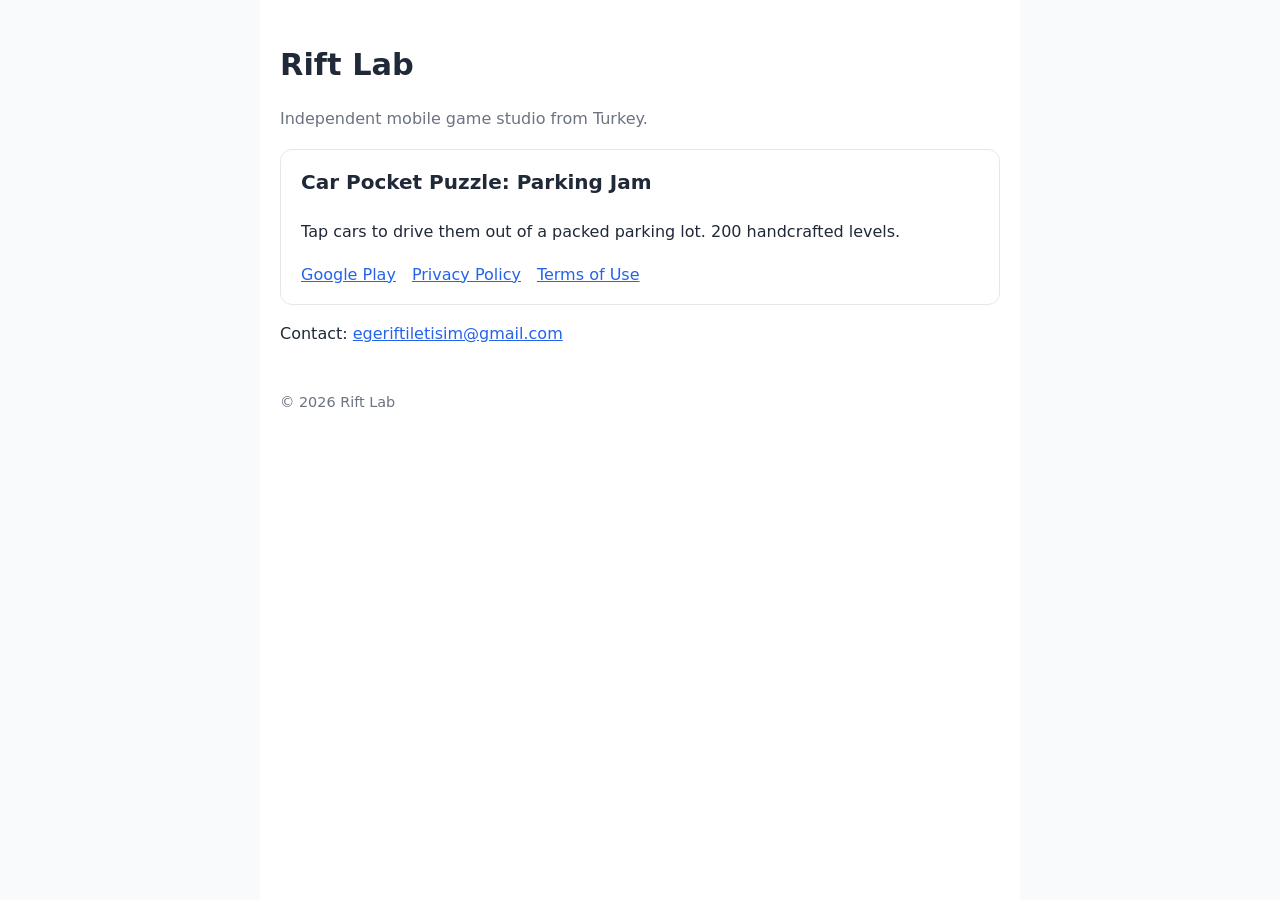
<file: index.html>
<!doctype html><html lang="en"><head><meta charset="utf-8"><meta name="viewport" content="width=device-width,initial-scale=1">
<title>Rift Lab</title><link rel="stylesheet" href="/style.css"></head><body><main>
<h1>Rift Lab</h1><p class="muted">Independent mobile game studio from Turkey.</p>
<div class="card"><h2 style="margin-top:0;border:0">Car Pocket Puzzle: Parking Jam</h2>
<p>Tap cars to drive them out of a packed parking lot. 200 handcrafted levels.</p>
<nav><a href="https://play.google.com/store/apps/details?id=com.riftlab.carpocket">Google Play</a><a href="/carpocket/privacy/">Privacy Policy</a><a href="/carpocket/terms/">Terms of Use</a></nav></div>
<p>Contact: <a href="mailto:egeriftiletisim@gmail.com">egeriftiletisim@gmail.com</a></p>
<footer>© 2026 Rift Lab</footer></main></body></html>
</file>
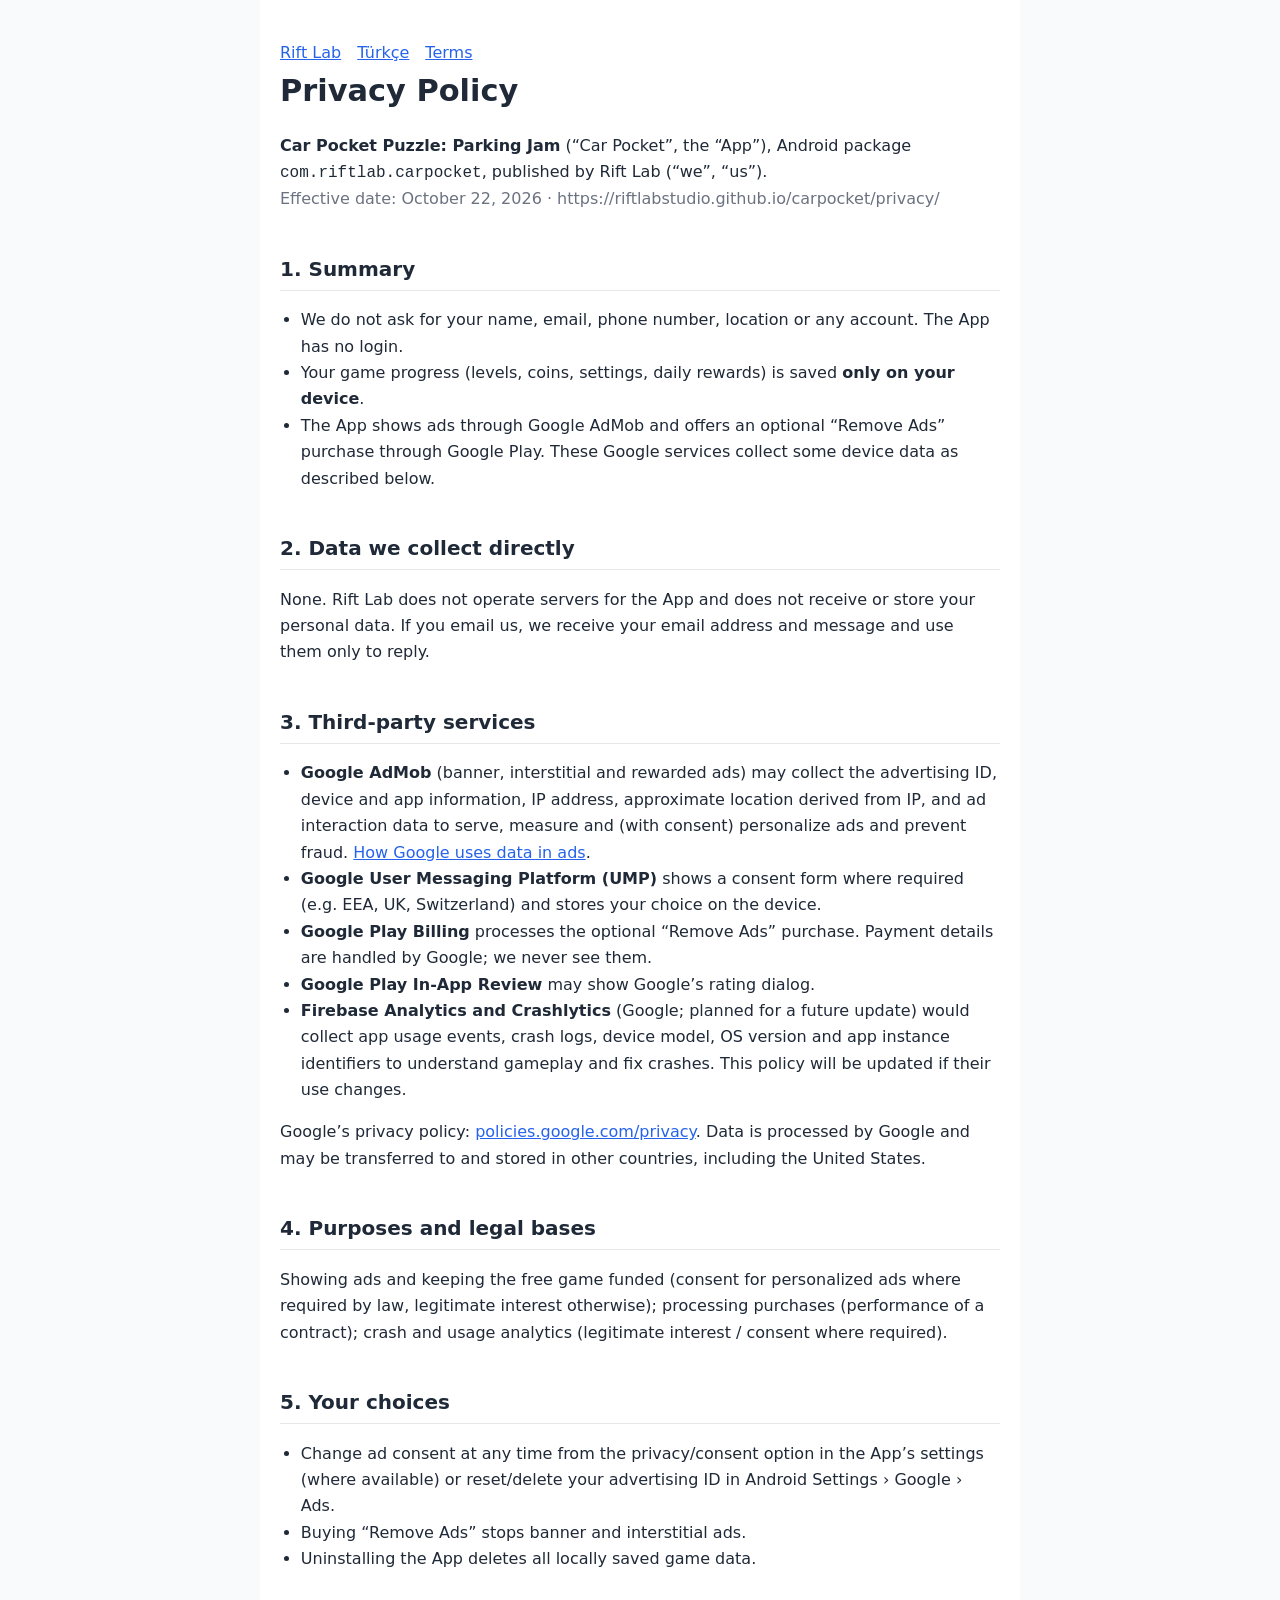
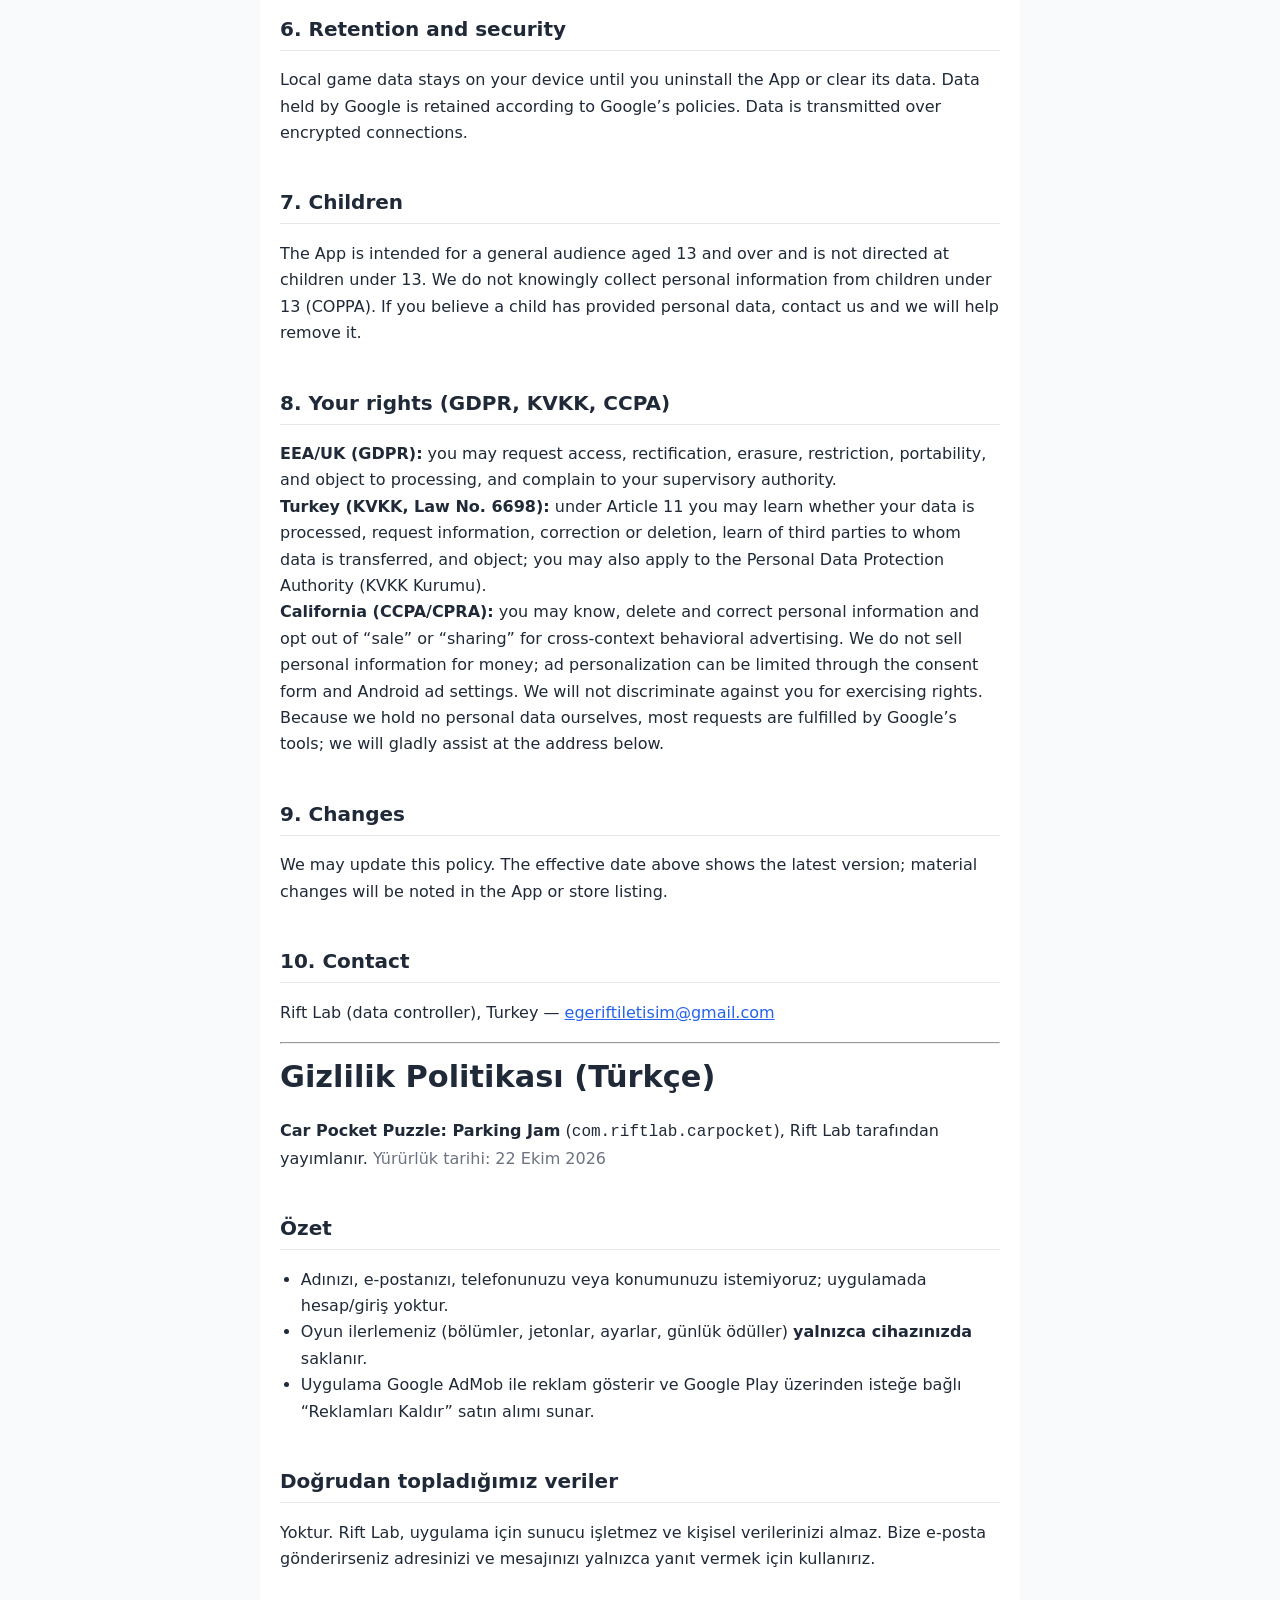
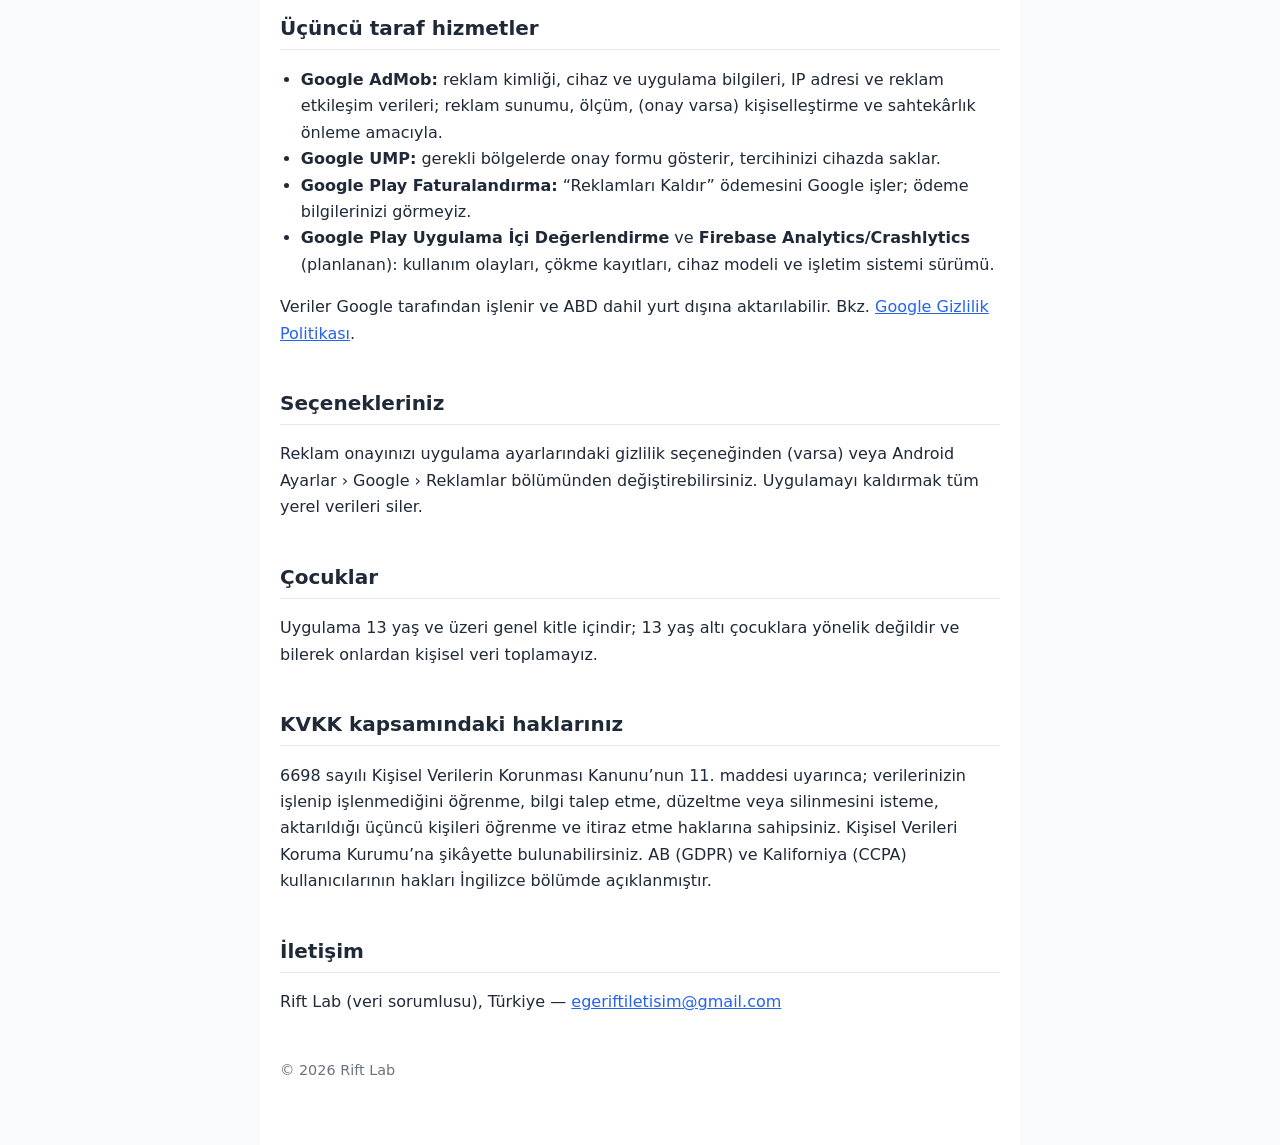
<file: carpocket/index.html>
<!doctype html><html><head><meta charset="utf-8"><meta http-equiv="refresh" content="0; url=/carpocket/privacy/"><link rel="canonical" href="/carpocket/privacy/"><title>Car Pocket</title></head><body><a href="/carpocket/privacy/">Car Pocket Privacy Policy</a></body></html>
</file>
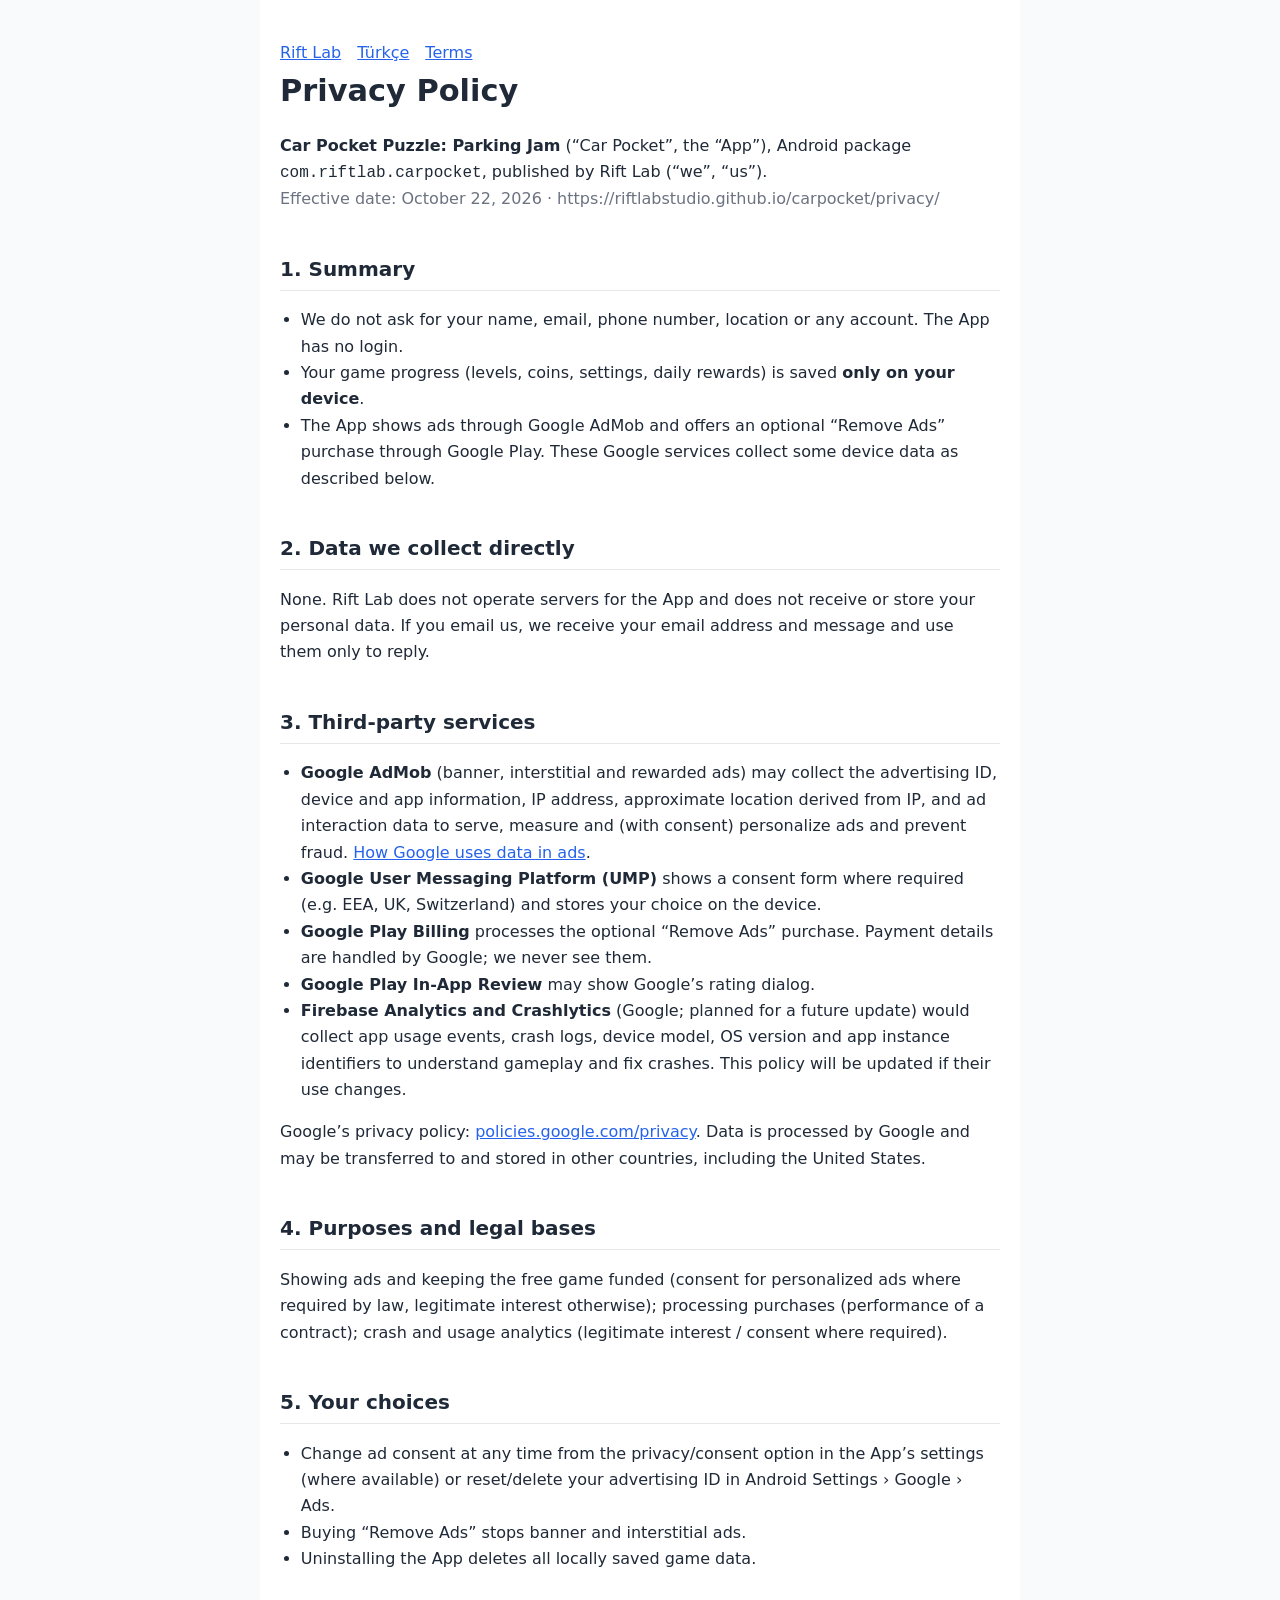
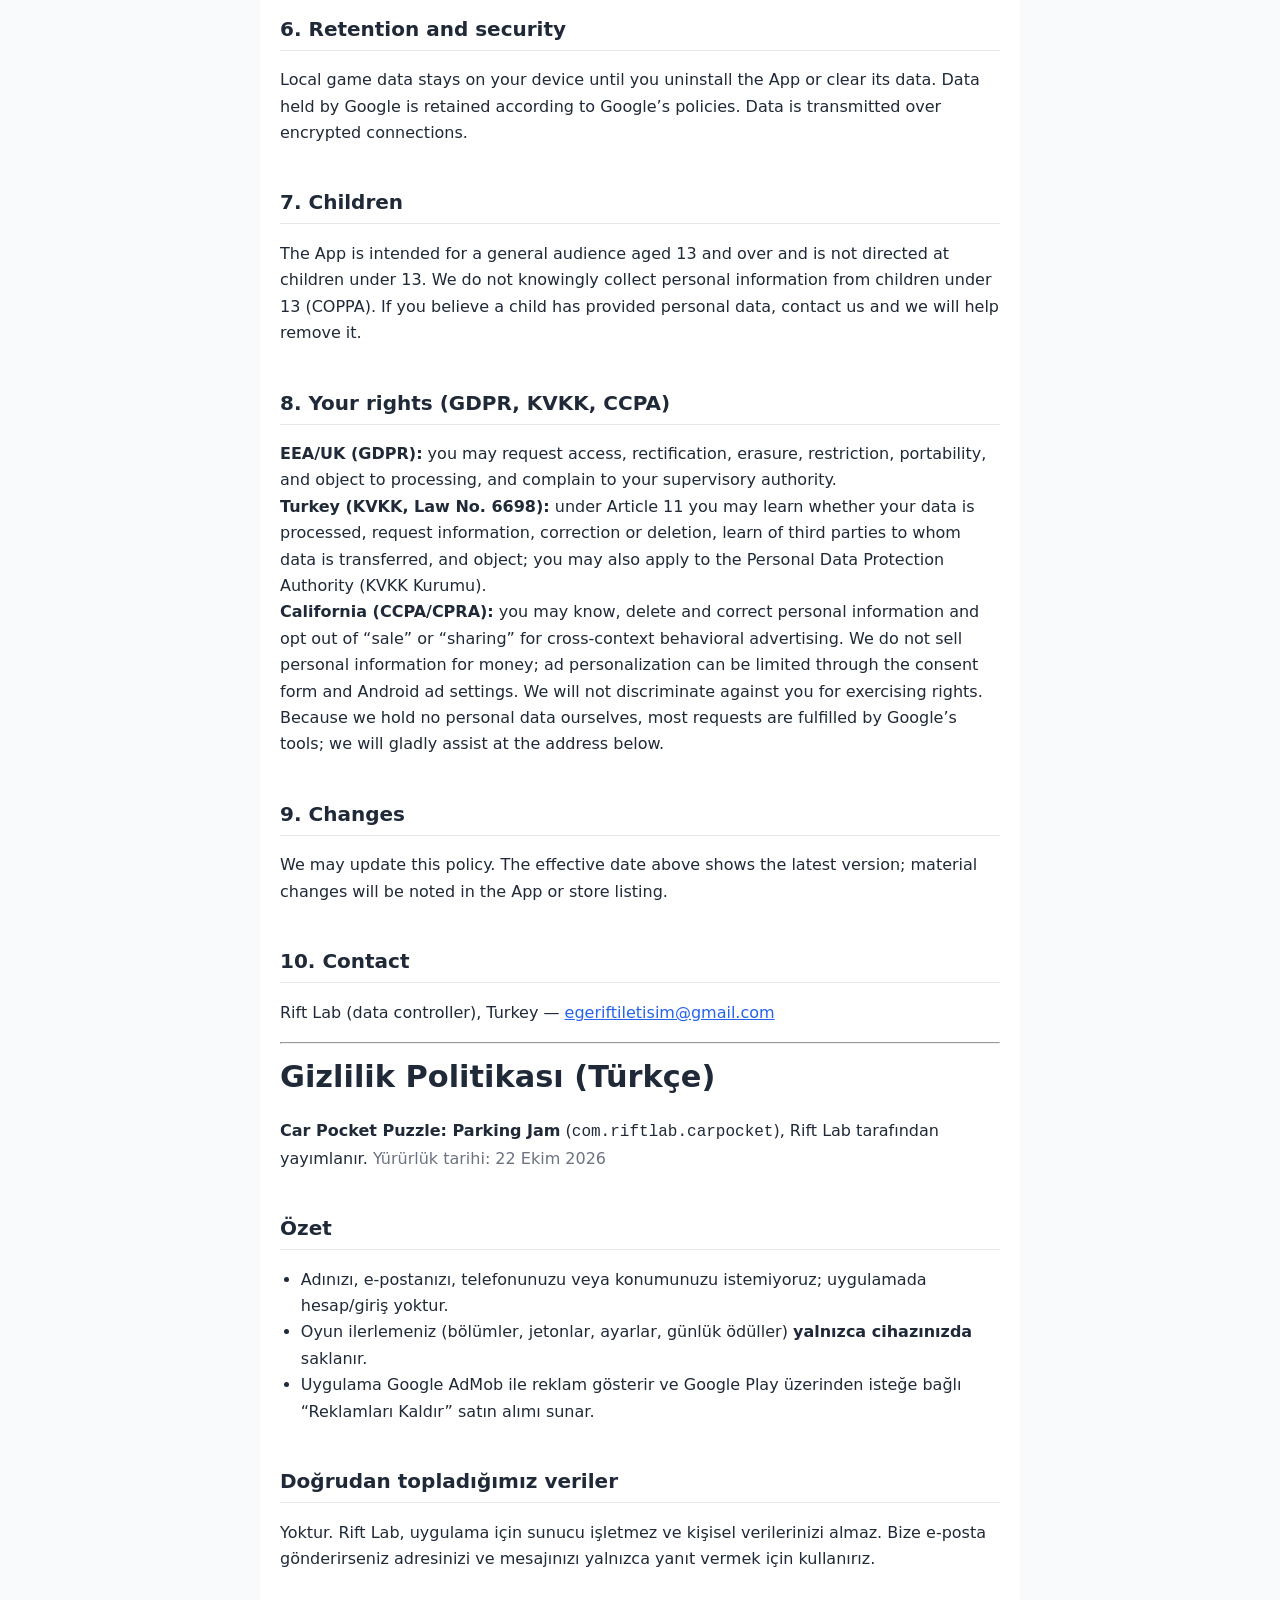
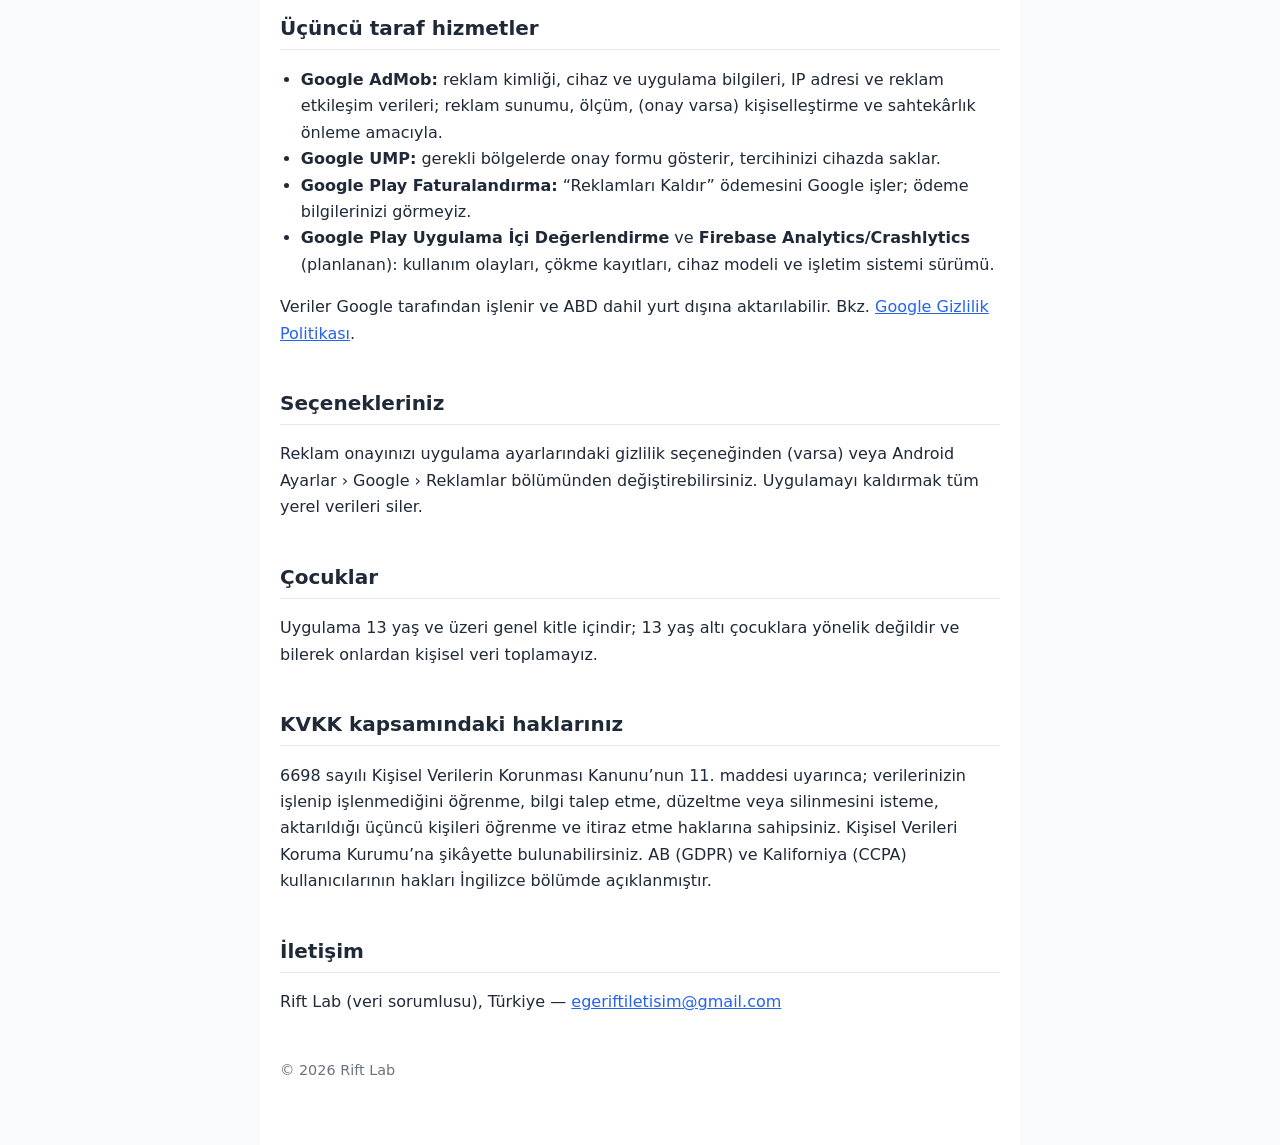
<file: carpocket/privacy/index.html>
<!doctype html><html lang="en"><head><meta charset="utf-8"><meta name="viewport" content="width=device-width,initial-scale=1">
<title>Privacy Policy – Car Pocket Puzzle: Parking Jam</title><link rel="stylesheet" href="/style.css"><link rel="canonical" href="https://riftlabstudio.github.io/carpocket/privacy/"></head><body><main>
<nav><a href="/">Rift Lab</a><a href="#tr">Türkçe</a><a href="/carpocket/terms/">Terms</a></nav>
<h1>Privacy Policy</h1>
<p><strong>Car Pocket Puzzle: Parking Jam</strong> (“Car Pocket”, the “App”), Android package <code>com.riftlab.carpocket</code>, published by Rift Lab (“we”, “us”).<br><span class="muted">Effective date: October 22, 2026 · https://riftlabstudio.github.io/carpocket/privacy/</span></p>

<h2>1. Summary</h2>
<ul><li>We do not ask for your name, email, phone number, location or any account. The App has no login.</li>
<li>Your game progress (levels, coins, settings, daily rewards) is saved <strong>only on your device</strong>.</li>
<li>The App shows ads through Google AdMob and offers an optional “Remove Ads” purchase through Google Play. These Google services collect some device data as described below.</li></ul>

<h2>2. Data we collect directly</h2>
<p>None. Rift Lab does not operate servers for the App and does not receive or store your personal data. If you email us, we receive your email address and message and use them only to reply.</p>

<h2>3. Third-party services</h2>
<ul>
<li><strong>Google AdMob</strong> (banner, interstitial and rewarded ads) may collect the advertising ID, device and app information, IP address, approximate location derived from IP, and ad interaction data to serve, measure and (with consent) personalize ads and prevent fraud. <a href="https://policies.google.com/technologies/ads">How Google uses data in ads</a>.</li>
<li><strong>Google User Messaging Platform (UMP)</strong> shows a consent form where required (e.g. EEA, UK, Switzerland) and stores your choice on the device.</li>
<li><strong>Google Play Billing</strong> processes the optional “Remove Ads” purchase. Payment details are handled by Google; we never see them.</li>
<li><strong>Google Play In-App Review</strong> may show Google’s rating dialog.</li>
<li><strong>Firebase Analytics and Crashlytics</strong> (Google; planned for a future update) would collect app usage events, crash logs, device model, OS version and app instance identifiers to understand gameplay and fix crashes. This policy will be updated if their use changes.</li>
</ul>
<p>Google’s privacy policy: <a href="https://policies.google.com/privacy">policies.google.com/privacy</a>. Data is processed by Google and may be transferred to and stored in other countries, including the United States.</p>

<h2>4. Purposes and legal bases</h2>
<p>Showing ads and keeping the free game funded (consent for personalized ads where required by law, legitimate interest otherwise); processing purchases (performance of a contract); crash and usage analytics (legitimate interest / consent where required).</p>

<h2>5. Your choices</h2>
<ul><li>Change ad consent at any time from the privacy/consent option in the App’s settings (where available) or reset/delete your advertising ID in Android Settings › Google › Ads.</li>
<li>Buying “Remove Ads” stops banner and interstitial ads.</li>
<li>Uninstalling the App deletes all locally saved game data.</li></ul>

<h2>6. Retention and security</h2>
<p>Local game data stays on your device until you uninstall the App or clear its data. Data held by Google is retained according to Google’s policies. Data is transmitted over encrypted connections.</p>

<h2>7. Children</h2>
<p>The App is intended for a general audience aged 13 and over and is not directed at children under 13. We do not knowingly collect personal information from children under 13 (COPPA). If you believe a child has provided personal data, contact us and we will help remove it.</p>

<h2>8. Your rights (GDPR, KVKK, CCPA)</h2>
<p><strong>EEA/UK (GDPR):</strong> you may request access, rectification, erasure, restriction, portability, and object to processing, and complain to your supervisory authority.<br>
<strong>Turkey (KVKK, Law No. 6698):</strong> under Article 11 you may learn whether your data is processed, request information, correction or deletion, learn of third parties to whom data is transferred, and object; you may also apply to the Personal Data Protection Authority (KVKK Kurumu).<br>
<strong>California (CCPA/CPRA):</strong> you may know, delete and correct personal information and opt out of “sale” or “sharing” for cross-context behavioral advertising. We do not sell personal information for money; ad personalization can be limited through the consent form and Android ad settings. We will not discriminate against you for exercising rights.<br>
Because we hold no personal data ourselves, most requests are fulfilled by Google’s tools; we will gladly assist at the address below.</p>

<h2>9. Changes</h2>
<p>We may update this policy. The effective date above shows the latest version; material changes will be noted in the App or store listing.</p>

<h2>10. Contact</h2>
<p>Rift Lab (data controller), Turkey — <a href="mailto:egeriftiletisim@gmail.com">egeriftiletisim@gmail.com</a></p>

<hr id="tr">
<h1 lang="tr">Gizlilik Politikası (Türkçe)</h1>
<div lang="tr">
<p><strong>Car Pocket Puzzle: Parking Jam</strong> (<code>com.riftlab.carpocket</code>), Rift Lab tarafından yayımlanır. <span class="muted">Yürürlük tarihi: 22 Ekim 2026</span></p>
<h2>Özet</h2>
<ul><li>Adınızı, e-postanızı, telefonunuzu veya konumunuzu istemiyoruz; uygulamada hesap/giriş yoktur.</li>
<li>Oyun ilerlemeniz (bölümler, jetonlar, ayarlar, günlük ödüller) <strong>yalnızca cihazınızda</strong> saklanır.</li>
<li>Uygulama Google AdMob ile reklam gösterir ve Google Play üzerinden isteğe bağlı “Reklamları Kaldır” satın alımı sunar.</li></ul>
<h2>Doğrudan topladığımız veriler</h2>
<p>Yoktur. Rift Lab, uygulama için sunucu işletmez ve kişisel verilerinizi almaz. Bize e-posta gönderirseniz adresinizi ve mesajınızı yalnızca yanıt vermek için kullanırız.</p>
<h2>Üçüncü taraf hizmetler</h2>
<ul><li><strong>Google AdMob:</strong> reklam kimliği, cihaz ve uygulama bilgileri, IP adresi ve reklam etkileşim verileri; reklam sunumu, ölçüm, (onay varsa) kişiselleştirme ve sahtekârlık önleme amacıyla.</li>
<li><strong>Google UMP:</strong> gerekli bölgelerde onay formu gösterir, tercihinizi cihazda saklar.</li>
<li><strong>Google Play Faturalandırma:</strong> “Reklamları Kaldır” ödemesini Google işler; ödeme bilgilerinizi görmeyiz.</li>
<li><strong>Google Play Uygulama İçi Değerlendirme</strong> ve <strong>Firebase Analytics/Crashlytics</strong> (planlanan): kullanım olayları, çökme kayıtları, cihaz modeli ve işletim sistemi sürümü.</li></ul>
<p>Veriler Google tarafından işlenir ve ABD dahil yurt dışına aktarılabilir. Bkz. <a href="https://policies.google.com/privacy?hl=tr">Google Gizlilik Politikası</a>.</p>
<h2>Seçenekleriniz</h2>
<p>Reklam onayınızı uygulama ayarlarındaki gizlilik seçeneğinden (varsa) veya Android Ayarlar › Google › Reklamlar bölümünden değiştirebilirsiniz. Uygulamayı kaldırmak tüm yerel verileri siler.</p>
<h2>Çocuklar</h2>
<p>Uygulama 13 yaş ve üzeri genel kitle içindir; 13 yaş altı çocuklara yönelik değildir ve bilerek onlardan kişisel veri toplamayız.</p>
<h2>KVKK kapsamındaki haklarınız</h2>
<p>6698 sayılı Kişisel Verilerin Korunması Kanunu’nun 11. maddesi uyarınca; verilerinizin işlenip işlenmediğini öğrenme, bilgi talep etme, düzeltme veya silinmesini isteme, aktarıldığı üçüncü kişileri öğrenme ve itiraz etme haklarına sahipsiniz. Kişisel Verileri Koruma Kurumu’na şikâyette bulunabilirsiniz. AB (GDPR) ve Kaliforniya (CCPA) kullanıcılarının hakları İngilizce bölümde açıklanmıştır.</p>
<h2>İletişim</h2>
<p>Rift Lab (veri sorumlusu), Türkiye — <a href="mailto:egeriftiletisim@gmail.com">egeriftiletisim@gmail.com</a></p>
</div>
<footer>© 2026 Rift Lab</footer></main></body></html>
</file>
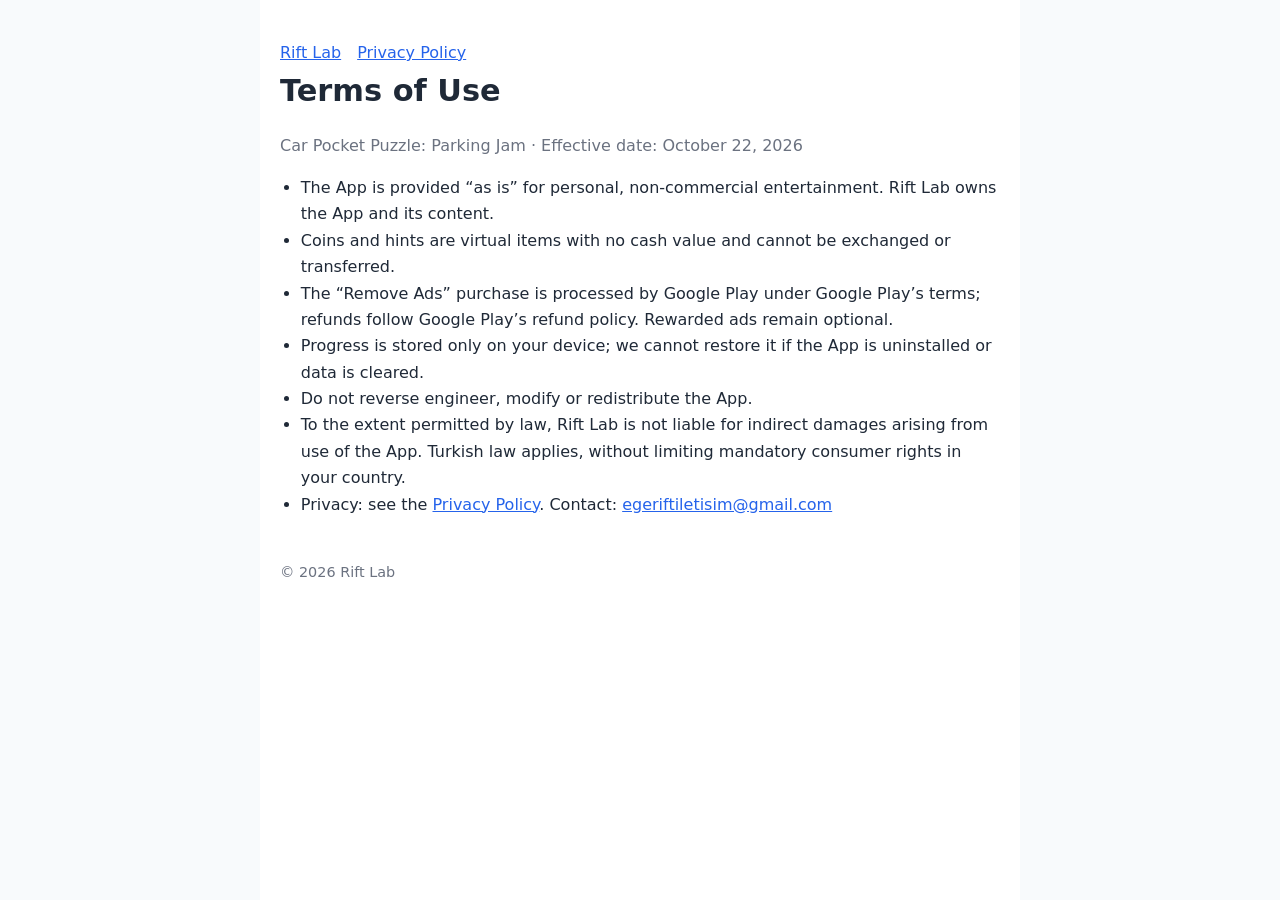
<file: carpocket/terms/index.html>
<!doctype html><html lang="en"><head><meta charset="utf-8"><meta name="viewport" content="width=device-width,initial-scale=1">
<title>Terms of Use – Car Pocket</title><link rel="stylesheet" href="/style.css"></head><body><main>
<nav><a href="/">Rift Lab</a><a href="/carpocket/privacy/">Privacy Policy</a></nav>
<h1>Terms of Use</h1><p class="muted">Car Pocket Puzzle: Parking Jam · Effective date: October 22, 2026</p>
<ul><li>The App is provided “as is” for personal, non-commercial entertainment. Rift Lab owns the App and its content.</li>
<li>Coins and hints are virtual items with no cash value and cannot be exchanged or transferred.</li>
<li>The “Remove Ads” purchase is processed by Google Play under Google Play’s terms; refunds follow Google Play’s refund policy. Rewarded ads remain optional.</li>
<li>Progress is stored only on your device; we cannot restore it if the App is uninstalled or data is cleared.</li>
<li>Do not reverse engineer, modify or redistribute the App.</li>
<li>To the extent permitted by law, Rift Lab is not liable for indirect damages arising from use of the App. Turkish law applies, without limiting mandatory consumer rights in your country.</li>
<li>Privacy: see the <a href="/carpocket/privacy/">Privacy Policy</a>. Contact: <a href="mailto:egeriftiletisim@gmail.com">egeriftiletisim@gmail.com</a></li></ul>
<footer>© 2026 Rift Lab</footer></main></body></html>
</file>
<file: style.css>
:root{--fg:#1f2937;--muted:#6b7280;--accent:#2563eb;--bg:#f8fafc}
*{box-sizing:border-box}body{margin:0;font:16px/1.65 system-ui,-apple-system,"Segoe UI",Roboto,sans-serif;color:var(--fg);background:var(--bg)}
main{max-width:760px;margin:0 auto;padding:40px 20px 64px;background:#fff;min-height:100vh}
h1{font-size:1.9rem;margin:0 0 .3em}h2{font-size:1.25rem;margin-top:2em;border-bottom:1px solid #e5e7eb;padding-bottom:.2em}
a{color:var(--accent)}.muted{color:var(--muted)}nav a{margin-right:1em}ul{padding-left:1.3em}
.card{border:1px solid #e5e7eb;border-radius:12px;padding:16px 20px;margin:16px 0}
footer{margin-top:3em;font-size:.9rem;color:var(--muted)}
</file>
